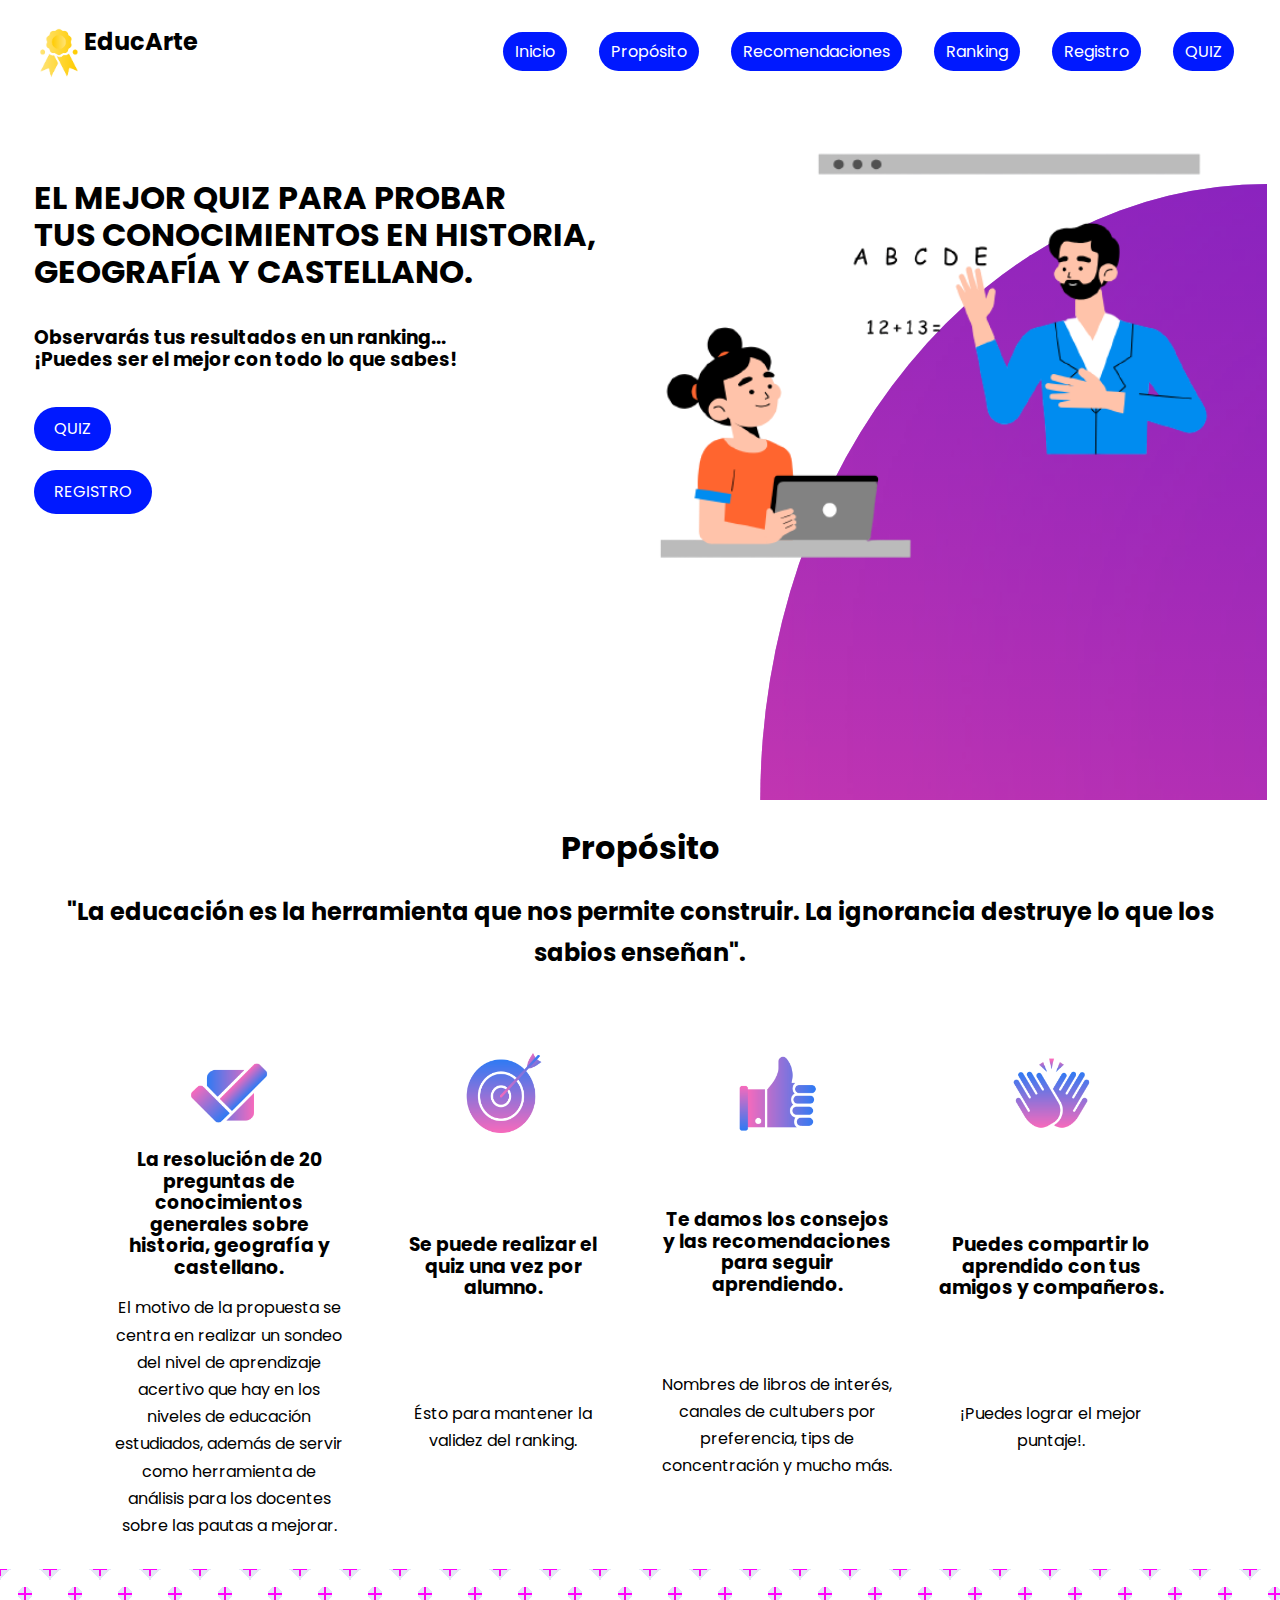
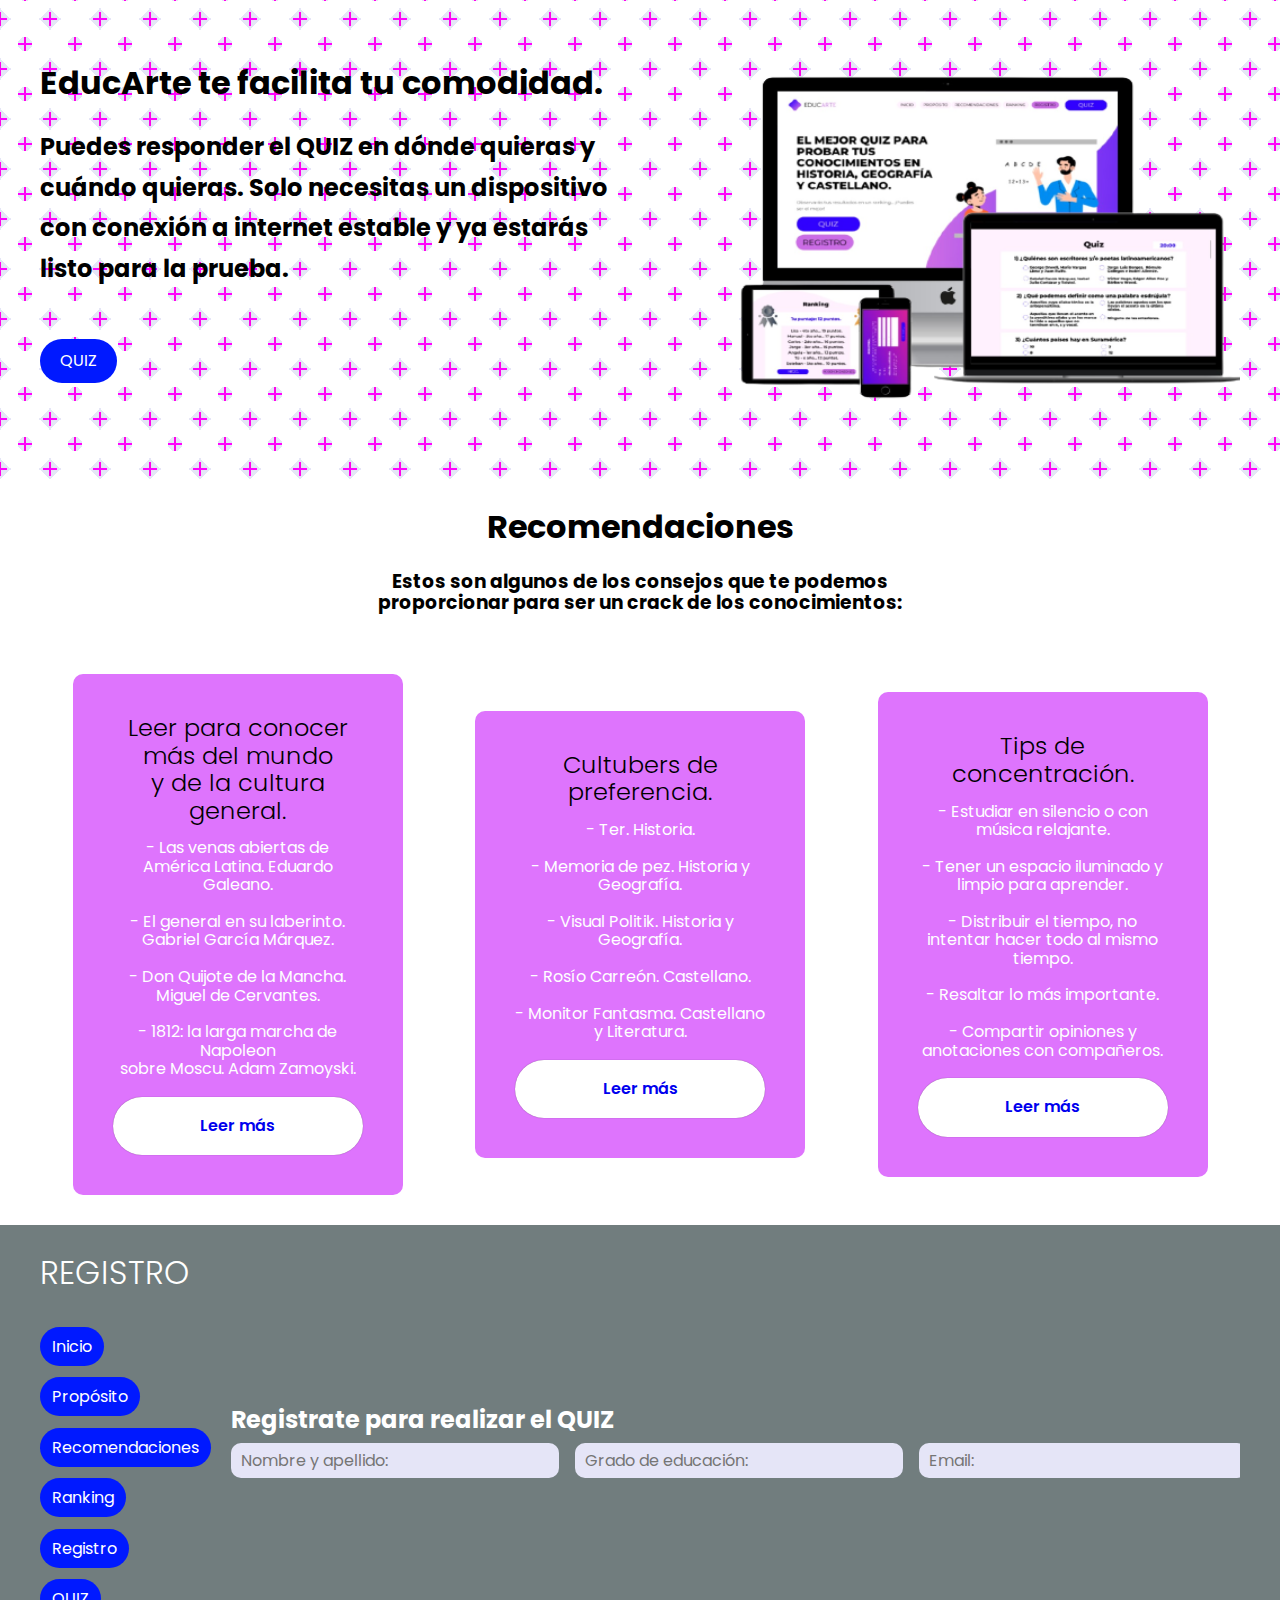
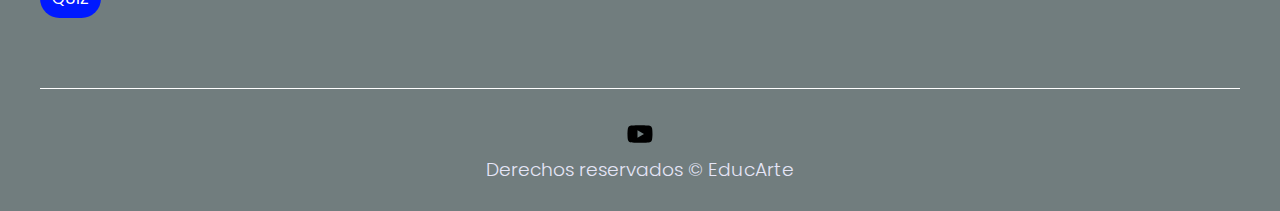
<file: index.html>
<!DOCTYPE html>
<html lang="es">
<head>
    <meta charset="UTF-8">
    <meta http-equiv="X-UA-Compatible" content="IE=edge">
    <meta name="viewport" content="width=device-width, initial-scale=1.0">
    <title>EducArte</title>
    <link rel="shortcut icon" href="./imágenes y recursos/logo.ico" type="image/x-icon">
    <link rel="stylesheet" href="./css/normalize.css">
    <link rel="stylesheet" href="./css/styles.css">

    <meta name="theme-color" content="#2091F9">
    
<meta name="title" content="EducArte">
<meta name="description" content="El mejor quiz para probar tus conocimientos en HISTORIA, GEOGRAFÍA y CASTELLANO. Herramienta útil para estudiantes del grado de secundaria. ¡Retate!">

<!-- Open Graph / Facebook -->
<meta property="og:type" content="website">
<meta property="og:url" content="https://Mirnagsm.github.io">
<meta property="og:title" content="EducArte">
<meta property="og:description" content="El mejor quiz para probar tus conocimientos en HISTORIA, GEOGRAFÍA y CASTELLANO. Herramienta útil para estudiantes del grado de secundaria. ¡Retate!">
<meta property="og:image" content="https://Mirnagsm.github.io/imágenes y recursos/fondo-difuminado.png">

<!-- Twitter -->
<meta property="twitter:card" content="summary_large_image">
<meta property="twitter:url" content="https://Mirnagsm.github.io">
<meta property="twitter:title" content="EducArte">
<meta property="twitter:description" content="El mejor quiz para probar tus conocimientos en HISTORIA, GEOGRAFÍA y CASTELLANO. Herramienta útil para estudiantes del grado de secundaria. ¡Retate!">
<meta property="twitter:image" content="https://Mirnagsm.github.io/imágenes y recursos/fondo-difuminado.png">
</head>
<body>
    
    <header class="hero">
        <nav class="nav container">
            <div class="nav___logo">
                <img src="./imágenes y recursos/545.png" class= "nav___logo" alt="logo" style="width: 50px; height: 50px;">
                <h2 class="nav___title">EducArte</h2>

            </div>
            <ul class="nav___link nav___link--menu">
                <li class="nav___items">
                    <a href="#" class="nav___links">Inicio</a>
                </li>
                <li class="nav___items">
                    <a href="#" class="nav___links">Propósito</a>
                </li>
                <li class="nav___items">
                    <a href="#" class="nav___links">Recomendaciones</a>
                </li>
                <li class="nav___items">
                    <a href="#" class="nav___links">Ranking</a>
                </li>
                <li class="nav___items">
                    <a href="#" class="nav___links">Registro</a>
                </li> 
                <li class="nav___items">
                    <a href="#" class="nav___links">QUIZ</a>
                </li>

                <img src="./imágenes y recursos/x-circle.svg" class="nav___close" alt="cierre">
            </ul>
            <div class="nav___menu">
                <img src="./imágenes y recursos/arrow-android.svg" closs="nav___img" alt="inclusión">

                
            </div>
        </nav>

        <section class="hero___container container">
           
            <h1 class="hero___tittle">EL MEJOR QUIZ PARA PROBAR <br> TUS CONOCIMIENTOS EN HISTORIA, <br> GEOGRAFÍA Y CASTELLANO.</h1>
            <br>
            <br>
            <h3 class="hero___paragraph">Observarás tus resultados en un ranking... <br> ¡Puedes ser el mejor con todo lo que sabes!</h3>
            <br>
            <br>
            <a href="#" class="cta">QUIZ</a>

            <br>
            <br>
            <a href="#" class="cta">REGISTRO</a>
            <img src="./imágenes y recursos/73322.png" alt= "Elemento de aprendizaje" class="nav___element" style="width: 600px; height: 600px;" >
        </section>

    </header>

        <main>
            <section class="container about">
                <h3 class="subtitle">Propósito</h3>
                <h2 class="about___paragraph">"La educación es la herramienta que nos permite construir. La ignorancia destruye lo que los sabios enseñan".</h2>

                <div class="about___main">
                    <article class="about___icons">
                        <img src="./imágenes y recursos/4323.png" class="about___icons" alt="Icono 1" style="width: 80px; height: 80px;">
                        <h3 class="about___tittle">La resolución de 20 preguntas de conocimientos generales sobre historia, geografía y castellano.</h3>
                        <p class="about___paragraph">El motivo de la propuesta se centra en realizar un sondeo del nivel de aprendizaje acertivo que hay en los niveles de educación estudiados, además de servir como herramienta de análisis para los docentes sobre las pautas a mejorar.</p>
                    </article> 

                    <article class="about___icons">
                        <img src="./imágenes y recursos/942.png" class="about___icons" alt="Icono 2" style="width: 80px; height: 80px;">
                        <h3 class="about___tittle">Se puede realizar el quiz una vez por alumno.</h3>
                        <p class="about___paragraph">Ésto para mantener la validez del ranking.</p>
                    </article>

                    <article class="about___icons">
                        <img src="./imágenes y recursos/2212.png" class="about___icons" alt="Icono 3" style="width: 80px; height: 80px;">
                        <h3 class="about___tittle">Te damos los consejos y las recomendaciones para seguir aprendiendo.</h3>
                        <p class="about___paragraph">Nombres de libros de interés, canales de cultubers por preferencia, tips de concentración y mucho más.</p>
                    </article>

                    <article class="about___icons">
                        <img src="./imágenes y recursos/1212.png" class="about___icons" alt="Icono 4" style="width: 80px; height: 80px;">
                        <h3 class="about___tittle">Puedes compartir lo aprendido con tus amigos y compañeros.</h3>
                        <p class="about___paragraph">¡Puedes lograr el mejor puntaje!.</p>
                    </article>
                </div>
            </section>

            <section class="knowledge">
                <div class="knowledge___container container">
                    <div class="knowledge___texts">
                        <h3 class="subtitle">EducArte te facilita tu comodidad.</h3>
                        <h2 class="knowledge___paragraph">Puedes responder el QUIZ en dónde quieras y cuándo quieras. Solo necesitas un dispositivo con conexión a internet estable y ya estarás listo para la prueba.</h2>
                        <br>
                        <br>
                        <a href="#" class="cta">QUIZ</a>
                    </div>
                        <figure class="knowledge___picture">
                        <img src="./imágenes y recursos/smartmockups_l4hhj63p-removebg-preview.png" class="knowledge___img" alt="png.pc" style="width: 650px; height: 450px;">
                        </figure>
                    
                </div>
            </section>

<section class= "price container">
<h2 class="subtitle">Recomendaciones</h2>
<h3 class="paragraph">Estos son algunos de los consejos que te podemos <br> proporcionar para ser un crack de los conocimientos:</h3>

<div class="opciones___reco">

<div class="elementos___reco">
    <h2 class="nombre___reco">Leer para conocer más del mundo <br> y de la cultura general.</h2>
<p class="texto___reco">- Las venas abiertas de América Latina. Eduardo Galeano. <br><br>
    - El general en su laberinto. Gabriel García Márquez. <br><br>
    - Don Quijote de la Mancha. Miguel de Cervantes. <br><br>
    - 1812: la larga marcha de Napoleon <br> sobre Moscu. Adam Zamoyski. <br><br> </p>
<a href="#" class="reco___cta">Leer más</a> 

</div>

<div class="elementos___reco">
    <h2 class="nombre___reco">Cultubers de preferencia.</h2>
<p class="texto___reco">- Ter. Historia. <br><br>
    - Memoria de pez. Historia y Geografía. <br><br>
    - Visual Politik. Historia y Geografía. <br><br>
    - Rosío Carreón. Castellano. <br><br>
    - Monitor Fantasma. Castellano y Literatura. <br><br> </p>
<a href="#" class="reco___cta">Leer más </a> 

</div>

<div class="elementos___reco">
    <h2 class="nombre___reco">Tips de concentración.</h2>
<p class="texto___reco"> - Estudiar en silencio o con música relajante. <br><br>
    - Tener un espacio iluminado y limpio para aprender. <br><br>
    - Distribuir el tiempo, no intentar hacer todo al mismo tiempo. <br><br>
    - Resaltar lo más importante. <br><br>
    - Compartir opiniones y anotaciones con compañeros. <br><br> </p>
<a href="#" class="reco___cta">Leer más</a> 

</div>
</div>
</section>

        </main>

        <footer class="footer">
            <section class="footer___container container">
                <nav class="nav nav--footer">
                    <h2 class="footer___tittle">REGISTRO</h2>

                    <ul class="nav___link nav___link--footer">
                        <li class="nav___items">
                            <a href="#" class="nav___links">Inicio</a>
                        </li>
                        <li class="nav___items">
                            <a href="#" class="nav___links">Propósito</a>
                        </li>
                        <li class="nav___items">
                            <a href="#" class="nav___links">Recomendaciones</a>
                        </li>
                        <li class="nav___items">
                            <a href="#" class="nav___links">Ranking</a>
                        </li>
                        <li class="nav___items">
                            <a href="#" class="nav___links">Registro</a>
                        </li> 
                        <li class="nav___items">
                            <a href="#" class="nav___links">QUIZ</a>
                        </li>
                    </ul>
                </nav>

                <form class="footer___form"  action="https://formspree.io/f/mrgdgbny"
                method="POST">
                    <h2 class="footer___reco">Registrate para realizar el QUIZ</h2>
                    <div class="footer___inputs">
                        <input type="Nombre" placeholder="Nombre y apellido:" class="footer___input_1">
                        <input type="grado" placeholder="Grado de educación:" class="footer___input_2">
                        <input type="email" placeholder="Email:" class="footer___input_3"  name="email">
                        <button type="submit" class="footer___submit">Registrate</button>
                    </div>
                </form>
            </section>

            <section class="footer___copy container">
                <div class="footer___social">
                    <a href="#" class="footer___icons"><img src="./imágenes y recursos/youtube.svg" class="footer___img"></a>
                </div>
                <h3 class="footer___copyright">Derechos reservados &copy; EducArte</h3>
            </section>
        </footer>

        <script src="./javascript/menu.js"></script>
</body>
</html>
</file>
<file: css/styles.css>
@import url('https://fonts.googleapis.com/css2?family=Poppins:wght@300;400;600;700&display=swap');

:root{
    --padding-container: 30px 0;
    --color-tittle: #fdfdfd;

}

body{
    font-family: 'Poppins', sans-serif;
}

.container{
    width: 95%;
    max-width: 1200px;
    margin: 0 auto;
    overflow: hidden;
    padding: var(--padding-container);
}

.hero{
    width:99%;
    min-height: 600px;
    max-height: 800px;
    height: 100vh;
    position: relative;
    display: grid;
    grid-template-rows: 150px 1fr;
}

.hero::before{
    content: "";
    position: absolute;
    top: 0;
    left: 0;
    width: 100%;
    height: 100%;
    background-image: linear-gradient(180deg, #761CC39c 0%, #DC3DAA9c 100%), url('../imágenes\ y\ recursos/fondito.jpg');
    background-size: cover;
    clip-path: ellipse(40% 77% at 100% 100%);
    z-index: -1;
}

.nav{
    --pading-container:0;
    height: 70%;
    display: flex;
    align-items: center; 
}

.nav___tittle{
    font-weight: 300;
}

.nav___logo{
    padding: 0;
    display: grid;
    grid-auto-flow: column;
    grid-auto-columns: max-content;
}

.nav___link{
    margin-left: auto;
    padding: 0;
    display: grid;
    grid-auto-flow: column;
    grid-auto-columns: max-content;
    gap: 2em;
    flex-wrap: wrap;
}

.nav___element{
    align-content:flex-start;
    padding: 20px;
    margin-left: 50%;
    margin-top: -39%;
}

.nav___items{
    list-style: none;
}

.nav___links{
    color: #000;
    text-decoration: none;
    background-color: #0019FF;
    color: #fff;
    text-decoration: none;
    padding: 8px 12px;
    border-radius: 30px;
    flex-wrap: wrap;
}   

.nav___menu{
    margin-left: auto;
    cursor: pointer;
    display: none;
}

.nav___img{
    display:block;
    width: 30px;
}

.nav___close{
    display: var(--show, none);
}

nav li:hover{
    background-color: #8900FF;
    text-decoration: none;
    padding: 13px 13px;
    border-radius: 30px;
}
.cta{
    display: inline-block;
    background-color: #0019FF;
    color: #fff;
    text-decoration: none;
    padding: 13px 20px;
    border-radius: 30px;
}

.about{
    text-align: center;
}

.subtitle{
    color: var(#000);
    font-size: 2rem;
    margin-bottom: 25px;
}

.about___paragraph{
    line-height: 1.7;
}

.about___main{
    padding-top: 80px;
    display: grid;
    width: 90%;
    margin: 0 auto;
    gap: 1em;
    overflow: hidden;
    grid-template-columns: repeat(auto-fit, minmax(230px, auto));
}

.about___icons{
    display: grid;
    gap: 1em;
    justify-items: center;
    width: 230px;
    overflow: hidden;
    margin: 0 auto;

}

.about___icon{
    width: 40px;
}

.knowledge{
    background-color: #fff;
background: radial-gradient(circle, transparent 20%, #fff 20%, #fff 80%, transparent 80%, transparent), radial-gradient(circle, transparent 20%, #e5e5f7 20%, #e5e5f7 80%, transparent 80%, transparent) 25px 25px, linear-gradient(#ff02ff 2px, transparent 2px) 0 -1px, linear-gradient(90deg, #ff02ea 2px, #e5e5f7 2px) -1px 0;
background-size: 50px 50px, 50px 50px, 25px 25px, 25px 25px;
overflow: hidden;
}

.knowledge___container{
    display: grid;
    grid-template-columns: 1fr 1fr;
    gap: 1em;
    align-items: center;
}

.knowledge___paragraph{
    line-height: 1.7;
    margin-bottom: 12px;
}

.knowledge___picture{
    max-width: 600px;
}

.knowledge___img{
    width: 100%;
    display: block;
}

.price{
text-align: center;
}
.opciones___reco{
padding-top: 60px;
display: flex;
flex-wrap: wrap;
gap: 2.5em;
justify-content: space-evenly;
align-items: center;
}

.elementos___reco{
    background-color: #DE74FD;
    text-align: center;
    border-radius: 10px;
    width: 330px;
    padding: 40px;
    --bg-cta: #fff;
    --color-cta: #3101FF;
}

.nombre___reco{
    color: #000;
    margin-bottom: 15px;
    font-weight: 300;
}

.texto___reco{
    color: #fff;
}

.reco___cta{
    display:block;
    padding: 20px 0;
    border-radius: 40px;
    text-decoration: none;
    background-color: var(--bg-cta);
    font-weight: 600;
    box-shadow: 0 0 1px rgba(0, 0, 0, .5)
}

/* Registro */

.footer{
    background-color: #717D7E;
}

.footer___tittle{
    font-weight: 300;
    font-size: 2rem;
    margin-bottom: 30px;
    color: #fff;
}

.footer___title, .footer___reco{
    color: #fff;
}

.footer___container{
    display: flex;
    justify-content: space-between;
    align-items: center;
    border-bottom: 1px solid #fff;
    padding-bottom: 60px;
}

.nav--footer{
    padding-bottom: 20px;
    display: grid;
    gap: 1em;
    grid-auto-flow: row;
    height: 100%;
}

.nav___link--footer{
    display: flex;
    margin: 0;
    margin-right: 20px;
    flex-wrap: wrap;
}

.footer___inputs{
    margin-top: 10px;
    display: flex;
    overflow: hidden;
}

.footer___input_1, .footer___input_2, .footer___input_3{
    background-color: #e5e5f7;
    height: 35px;
    display: block;
    padding-left: 10px;
    border-radius: 10px;
    font-size: 1rem;
    outline: none;
    border: none;
    margin-right: 16px;
}

.footer___submit{
    margin-left: auto;
    display: flex;
    height: 35px;
    padding: 8px 20px;
    background-color: #8900FF;
    border: none;
    font-size: 1rem;
    color: #fff;
    border-radius: 10px;
    text-decoration: none;
}

.footer___copy{
    --padding-container: 30px 0;
    text-align: center;
    color: #e5e5f7;
}

.footer___copyright{
    font-weight: 300;
}

.footer___icons{
     display: inline-flex;
     margin-bottom: 10px;
}

.footer___img{
    width: 30px;
}

@media (max-width:800px){
    .nav___menu{
display: block;
    }
    .nav___link--menu{
        position: fixed;
        background-color: #000;
        top: 0;
        left: 0;
        height: 100%;
        width: 100%;
        display: flex;
        flex-direction: column;
        justify-content: space-evenly;
        align-items: center;
        z-index: 100;
        opacity: 0;
        pointer-events: none;
        transition: .5s opacity;
    }

    .nav___link--show{
    --show: block;
    opacity: 1;
    pointer-events: unset;
    }

    .nav___close{
        position: absolute;
        top: 30px;
        right: 30px;
        width: 30px;
        cursor: pointer;
    }

    .hero___title{
        font-size: 2.5rem;
    }

    .about___main{
        gap: 2em;
    }

    .nav___element{
        margin-left: 20%;
        max-block-size: 5px;
    }

    .about___icons:last-of-type{
        grid-column: 1/-1/-2;
    }

    .knowledge___container{
        grid-template-columns: 1fr;
        grid-template-rows: max-content 1fr;
        gap: 3em;
        text-align: center;
    }

    .knowledge___picture{
        grid-row: 1/2;
        justify-self: center;
    }

    .footer___container{
        flex-wrap: wrap;
    }

    .nav--footer{
        width: 100%;
        justify-items: center;
    } 

    .nav___link--footer{
        width: 100%;
        justify-content: space-evenly;
        margin: 0;
    }

    .footer___form{
        width: 100%;
        justify-content: space-evenly;
    }
    .footer___input_1, .footer___input_2, .footer___input_3{
        flex: 1;
    }
}

@media (max-width:600px){
    .hero___title{
        font-size: 2rem;
    }

    .hero___paragraph{
        font-size: 1rem;
    }

    .subtitle{
        font-size: 1.8rem;
    }

    .knowledge___picture{
        grid-row: 1/2;
        justify-self: center;
    }

    .knowledge___paragraph, .knowledge___texts{
        font-size: 1.3rem;
        text-align: left;
        flex-wrap: wrap;
    }

    .nav--footer{
        padding: 0;
    }
    .nav___link--footer{
        margin-block-end: 40px;
    }

    .footer___tittle{
        justify-self: start;
    }

    .footer___inputs{
        flex-wrap: wrap;
    }

    .footer___input_1, .footer___input_2, .footer___input_3{
        flex-basis: 100%;
        margin: 0;
        margin-bottom: 16px;
    }

    .footer___submit{
        margin-right: auto;
    }
}
</file>
